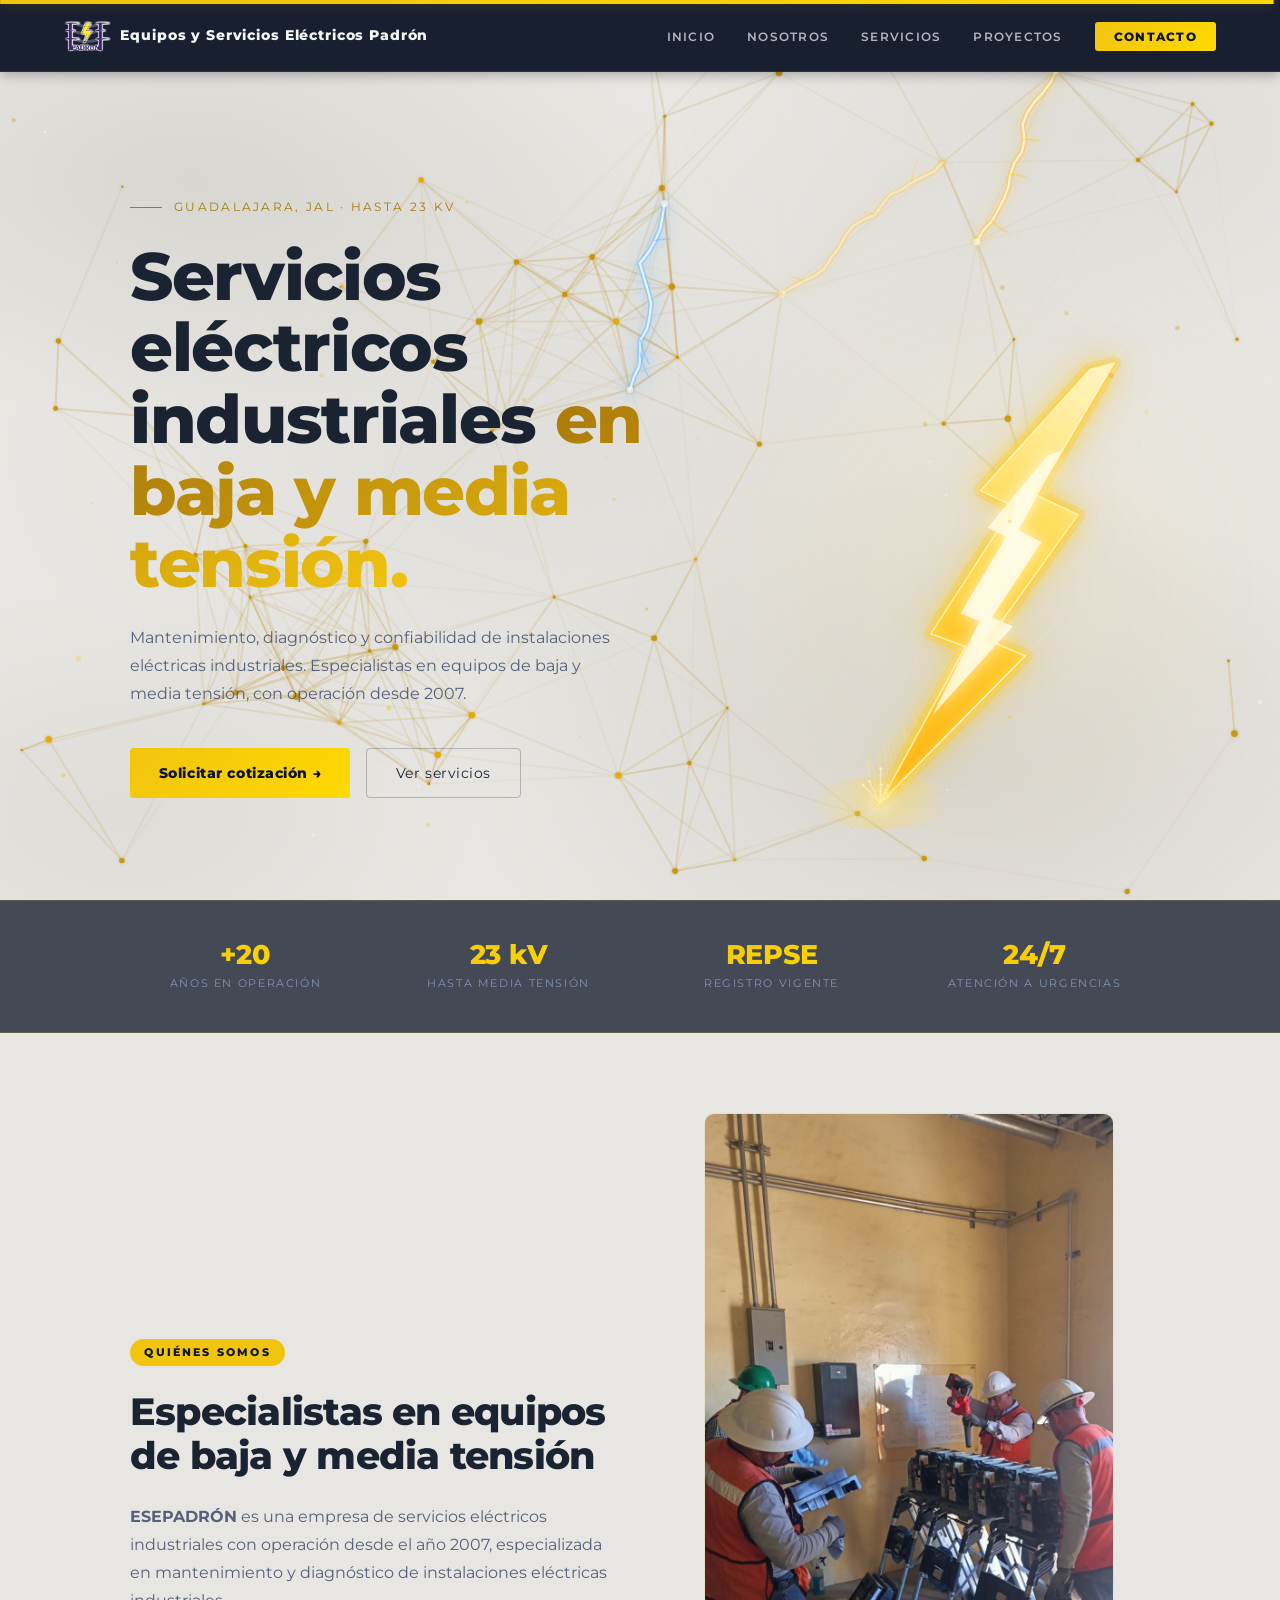
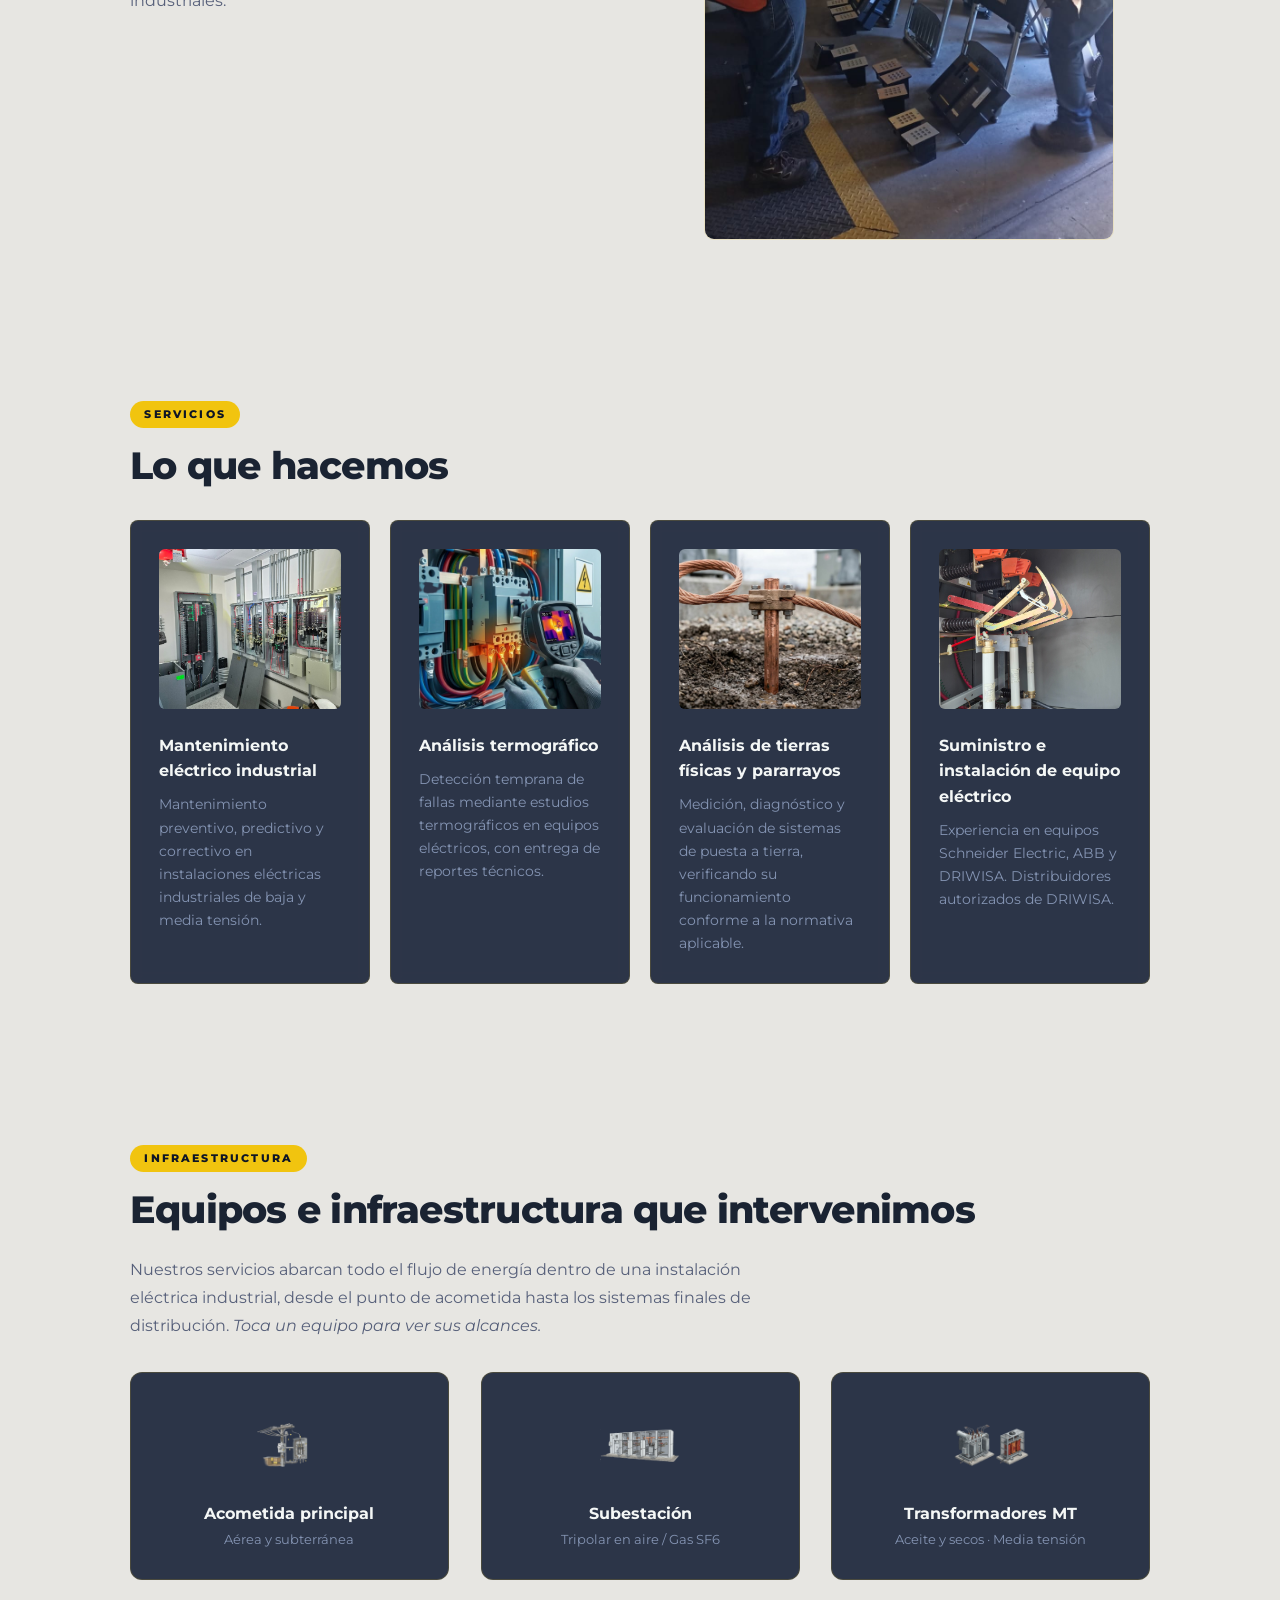
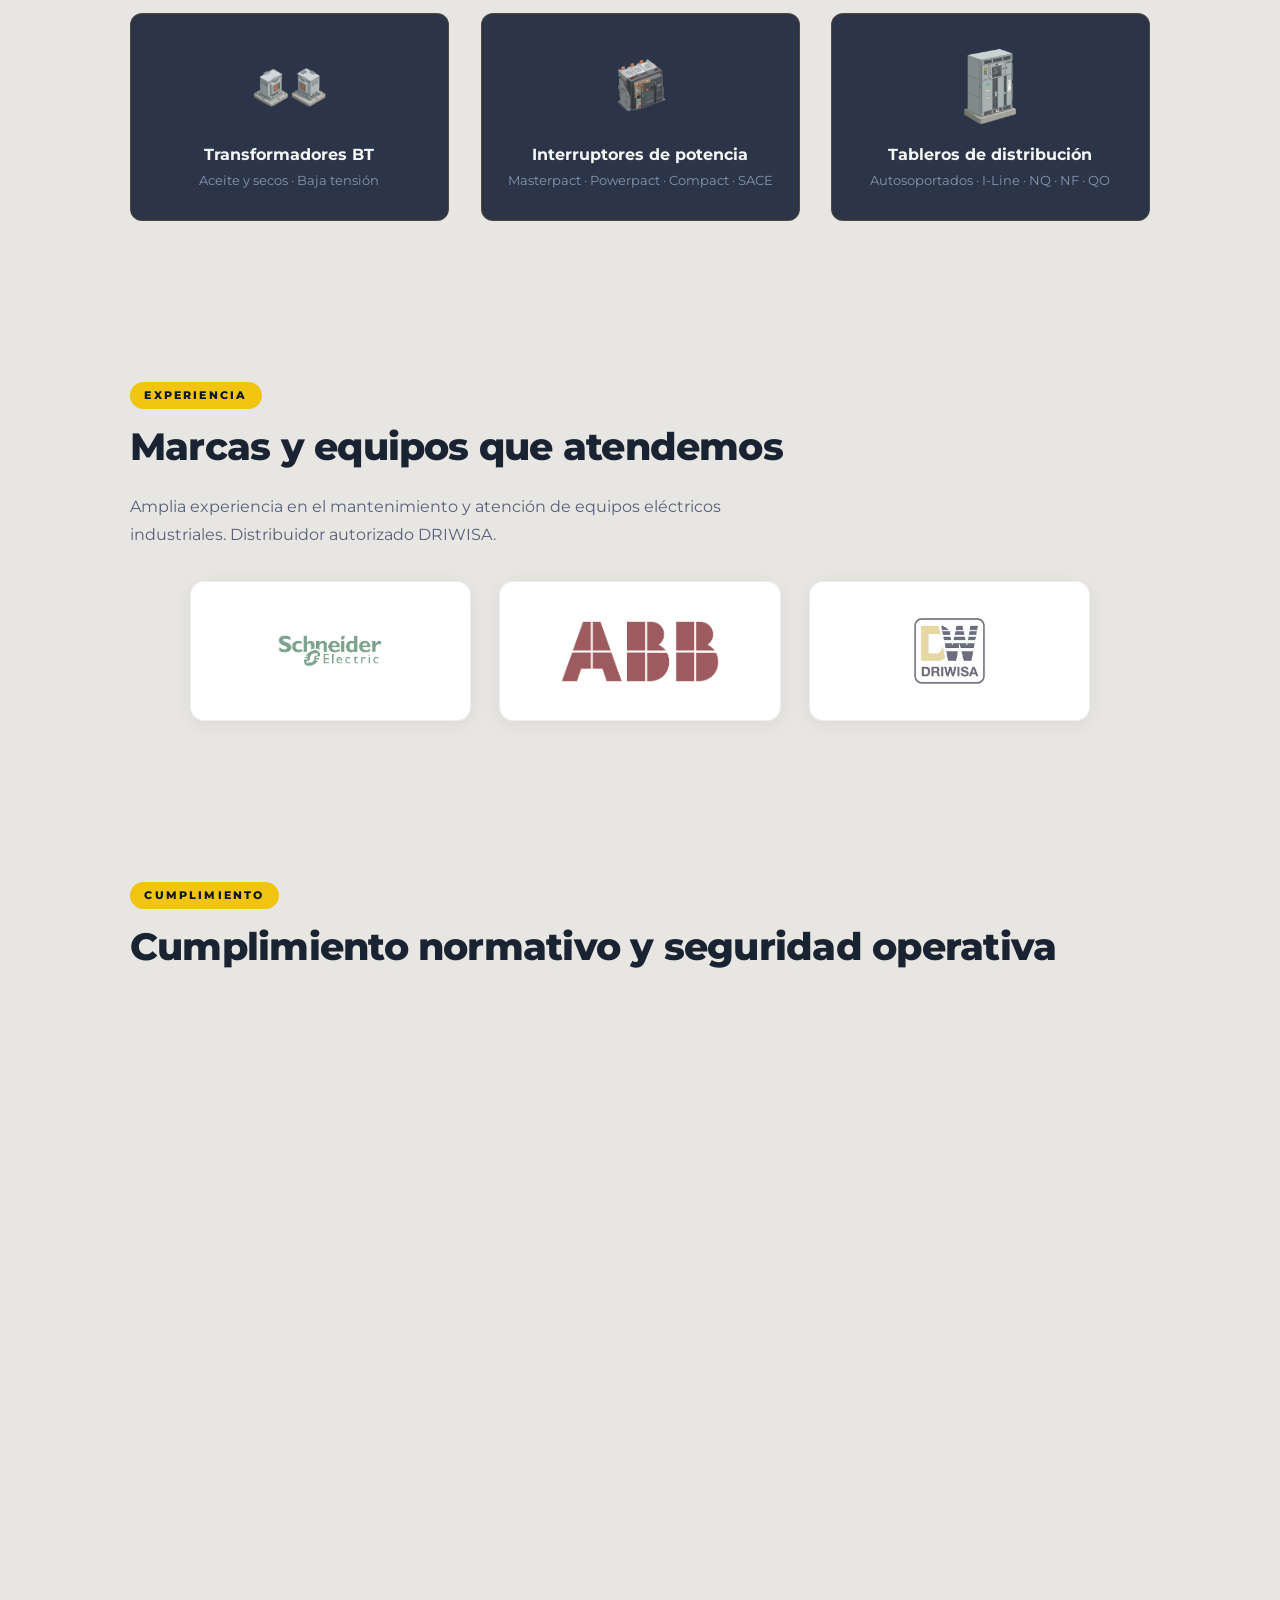
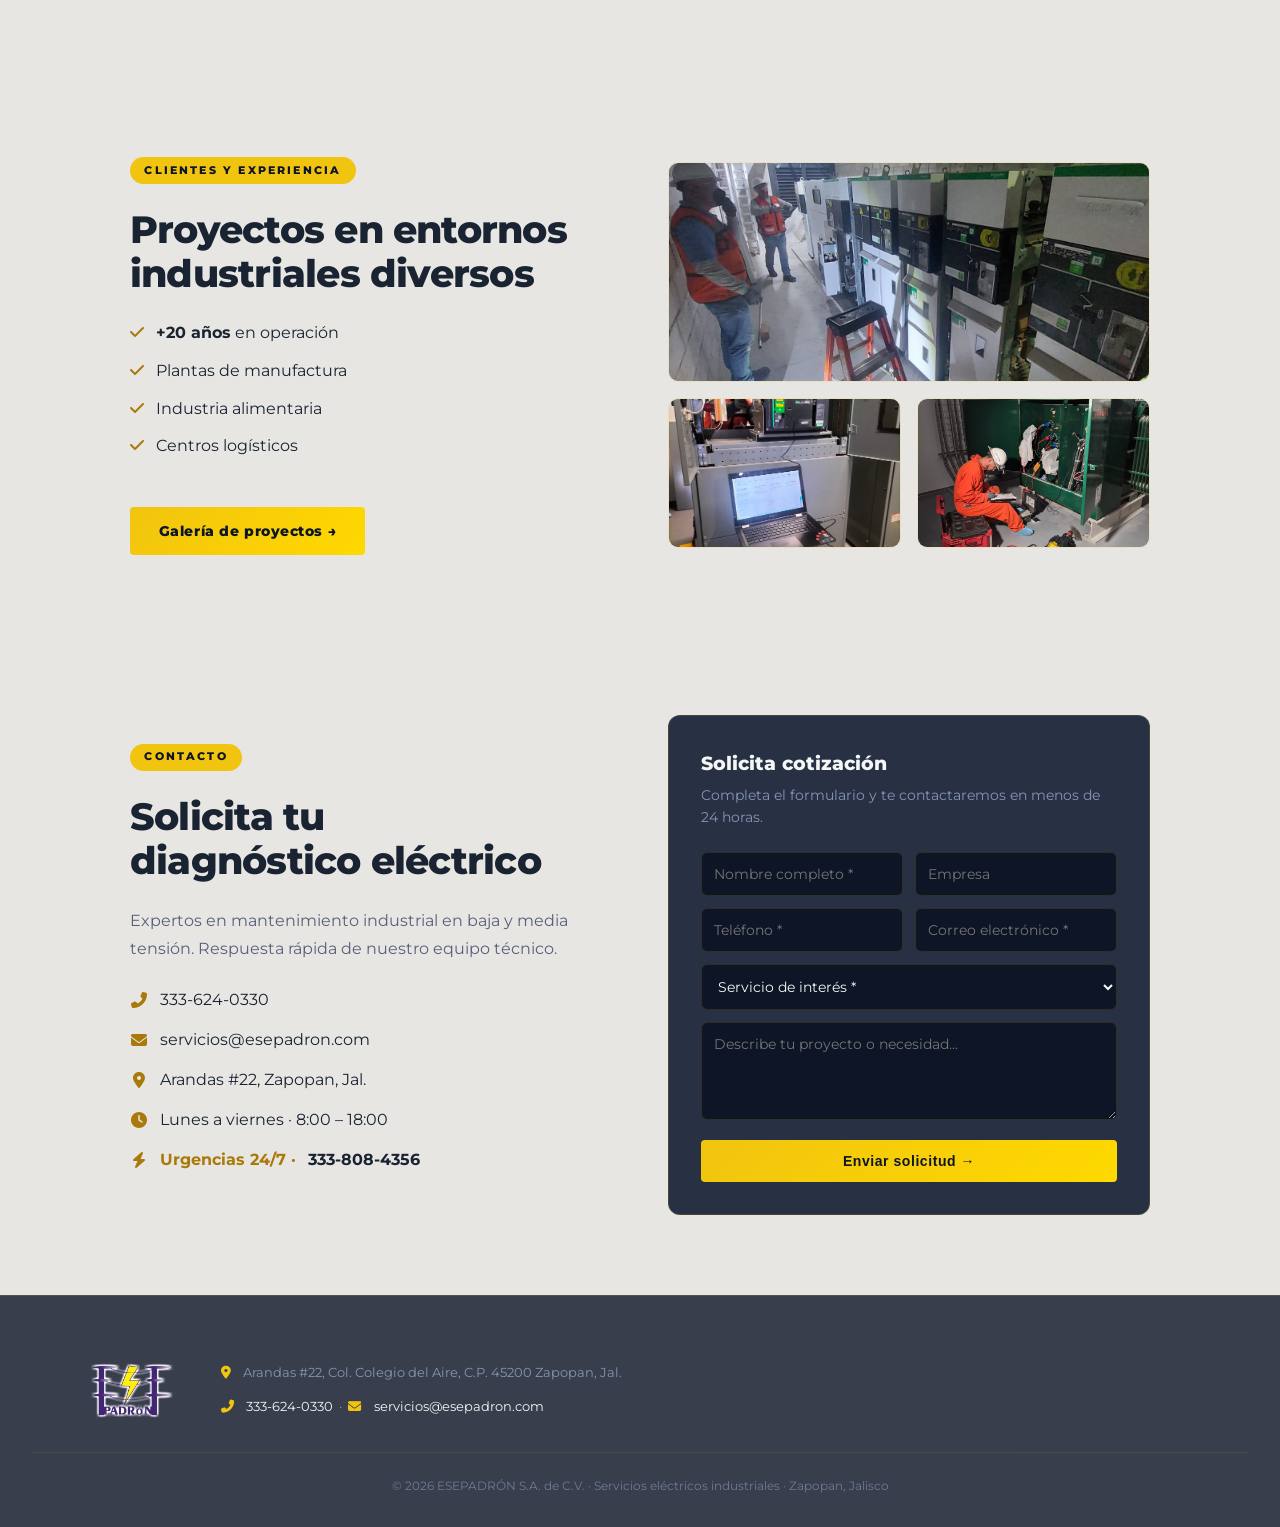
<file: index.html>
<!DOCTYPE html>
<html lang="es">
<head>
    <meta charset="UTF-8">
    <meta name="viewport" content="width=device-width, initial-scale=1.0">
    <meta name="theme-color" content="#0d1526">
    <meta name="description" content="Mantenimiento eléctrico industrial en baja y media tensión hasta 23 kV. Cumplimiento NOM, seguridad y experiencia desde 2007. ESEPADRÓN, Zapopan, Jalisco.">
    <title>ESEPADRÓN | Servicios Eléctricos Industriales en Baja y Media Tensión</title>
    <link href="https://fonts.googleapis.com/css2?family=Montserrat:wght@300;400;600;700;800&display=swap" rel="stylesheet">
    <link rel="stylesheet" href="https://cdnjs.cloudflare.com/ajax/libs/font-awesome/6.4.0/css/all.min.css">
    <link rel="icon" type="image/png" href="img/rayo.png">
    <link rel="stylesheet" href="styles.css?v=4">
</head>
<body>

<div id="scroll-progress" aria-hidden="true"></div>
<canvas id="canvas-grid" aria-hidden="true"></canvas>
<canvas id="canvas-lightning" aria-hidden="true"></canvas>

<header class="navbar">
    <a href="index.html" class="logo">
        <img src="img/esepadronlogo2-300x218.png" alt="ESEPADRÓN" class="logo-img">
        <span class="logo-text">Equipos y Servicios Eléctricos Padrón</span>
    </a>
    <nav>
        <ul class="nav-links">
            <li><a href="#inicio">Inicio</a></li>
            <li><a href="nosotros.html">Nosotros</a></li>
            <li><a href="#servicios">Servicios</a></li>
            <li><a href="proyectos.html">Proyectos</a></li>
            <li><a href="#contacto" class="nav-cta">Contacto</a></li>
        </ul>
    </nav>
    <div class="burger" aria-label="Menu"><div></div><div></div><div></div></div>
</header>

<main>

<!-- ===== HERO ===== -->
<section class="hero" id="inicio">
    <div class="hero-content">
        <div class="hero-eyebrow">Guadalajara, Jal · hasta 23 kV</div>
        <h1>
            Servicios eléctricos<br>industriales
            <span class="h1-accent">en baja y media tensión.</span>
        </h1>
        <p class="hero-sub">
            Mantenimiento, diagnóstico y confiabilidad de instalaciones eléctricas
            industriales. Especialistas en equipos de baja y media tensión,
            con operación desde 2007.
        </p>
        <div class="cta-group">
            <a href="#contacto" class="btn-primary">Solicitar cotización →</a>
            <a href="#servicios" class="btn-outline">Ver servicios</a>
        </div>
    </div>
    <!-- Ancla de posición para el rayo realista (se dibuja en el canvas) -->
    <div class="bolt-stage" id="boltStage" aria-hidden="true"></div>
</section>

<!-- ===== BADGES NORMATIVOS ===== -->
<div class="stats">
    <div class="stats-inner">
        <div class="stat reveal"><div class="stat-num">+20</div><div class="stat-label">Años en operación</div></div>
        <div class="stat reveal" style="transition-delay:.1s"><div class="stat-num">23 kV</div><div class="stat-label">Hasta media tensión</div></div>
        <div class="stat reveal" style="transition-delay:.2s"><div class="stat-num">REPSE</div><div class="stat-label">Registro vigente</div></div>
        <div class="stat reveal" style="transition-delay:.3s"><div class="stat-num check">24/7</div><div class="stat-label">Atención a urgencias</div></div>
    </div>
</div>

<!-- ===== QUIÉNES SOMOS ===== -->
<section class="section" id="quienes-somos">
    <div class="two-col reveal">
        <div>
            <div class="section-label">Quiénes somos</div>
            <h2>Especialistas en equipos de baja y media tensión</h2>
            <p class="section-sub">
                <strong>ESEPADRÓN</strong> es una empresa de servicios eléctricos
                industriales con operación desde el año 2007, especializada en
                mantenimiento y diagnóstico de instalaciones eléctricas industriales.
            </p>
        </div>
        <div class="col-img">
            <img src="img/Quienessomos-v2.jpeg" alt="Ingenieros revisando instalación eléctrica" loading="lazy">
        </div>
    </div>
</section>

<!-- ===== SERVICIOS ===== -->
<section class="section" id="servicios">
    <div class="section-label">Servicios</div>
    <h2 class="reveal">Lo que hacemos</h2>
    <div class="cards">
        <article class="card reveal">
            <img class="card-img" src="img/servicios1.jpeg" alt="Mantenimiento eléctrico industrial" loading="lazy">
            <h3>Mantenimiento eléctrico industrial</h3>
            <p>Mantenimiento preventivo, predictivo y correctivo en instalaciones eléctricas industriales de baja y media tensión.</p>
        </article>
        <article class="card reveal" style="transition-delay:.08s">
            <img class="card-img" src="img/servicios3.png" alt="Análisis termográfico" loading="lazy">
            <h3>Análisis termográfico</h3>
            <p>Detección temprana de fallas mediante estudios termográficos en equipos eléctricos, con entrega de reportes técnicos.</p>
        </article>
        <article class="card reveal" style="transition-delay:.16s">
            <img class="card-img" src="img/servicios2.png" alt="Tierras físicas y pararrayos" loading="lazy">
            <h3>Análisis de tierras físicas y pararrayos</h3>
            <p>Medición, diagnóstico y evaluación de sistemas de puesta a tierra, verificando su funcionamiento conforme a la normativa aplicable.</p>
        </article>
        <article class="card reveal" style="transition-delay:.24s">
            <img class="card-img" src="img/servicios4.jpeg" alt="Suministro e instalación de equipo eléctrico" loading="lazy">
            <h3>Suministro e instalación de equipo eléctrico</h3>
            <p>Experiencia en equipos Schneider Electric, ABB y DRIWISA. Distribuidores autorizados de DRIWISA.</p>
        </article>
    </div>
</section>

<!-- ===== EQUIPOS E INFRAESTRUCTURA ===== -->
<section class="section" id="equipos">
    <div class="section-label">Infraestructura</div>
    <h2 class="reveal">Equipos e infraestructura que intervenimos</h2>
    <p class="section-sub reveal">
        Nuestros servicios abarcan todo el flujo de energía dentro de una instalación
        eléctrica industrial, desde el punto de acometida hasta los sistemas finales de
        distribución. <em>Toca un equipo para ver sus alcances.</em>
    </p>
    <div class="energy-grid">
        <button class="energy-node reveal" data-scope="acometida" data-row="top" style="transition-delay:0s">
            <img src="img/acometida.png" alt="Acometida" loading="lazy">
            <h4>Acometida principal</h4><span>Aérea y subterránea</span>
        </button>
        <button class="energy-node reveal" data-scope="subestacion" data-row="top" style="transition-delay:0.1s">
            <img src="img/Subestacion.png" alt="Subestación" loading="lazy">
            <h4>Subestación</h4><span>Tripolar en aire / Gas SF6</span>
        </button>
        <button class="energy-node reveal" data-scope="transformadores-mt" data-row="top" style="transition-delay:0.2s">
            <img src="img/transformt.png" alt="Transformadores MT" loading="lazy">
            <h4>Transformadores MT</h4><span>Aceite y secos · Media tensión</span>
        </button>
        <div class="scope-stage" id="scopeStageTop" hidden>
            <div class="scope-connector" aria-hidden="true"><i class="fas fa-bolt"></i></div>
            <div class="scope-card">
                <span class="scope-badge"><i class="fas fa-bolt"></i> <b class="scopeTitle"></b></span>
                <h4>Alcances del servicio</h4>
                <ul class="scopeList"></ul>
            </div>
        </div>
        <button class="energy-node reveal" data-scope="transformadores-bt" data-row="bottom" style="transition-delay:0.3s">
            <img src="img/transforbt.png" alt="Transformadores BT" loading="lazy">
            <h4>Transformadores BT</h4><span>Aceite y secos · Baja tensión</span>
        </button>
        <button class="energy-node reveal" data-scope="interruptores" data-row="bottom" style="transition-delay:0.4s">
            <img src="img/interruptorp.png" alt="Interruptores de potencia" loading="lazy">
            <h4>Interruptores de potencia</h4><span>Masterpact · Powerpact · Compact · SACE</span>
        </button>
        <button class="energy-node reveal" data-scope="tableros" data-row="bottom" style="transition-delay:0.5s">
            <img src="img/tablerod.png" alt="Tableros de distribución" loading="lazy">
            <h4>Tableros de distribución</h4><span>Autosoportados · I-Line · NQ · NF · QO</span>
        </button>
        <div class="scope-stage" id="scopeStageBottom" hidden>
            <div class="scope-connector" aria-hidden="true"><i class="fas fa-bolt"></i></div>
            <div class="scope-card">
                <span class="scope-badge"><i class="fas fa-bolt"></i> <b class="scopeTitle"></b></span>
                <h4>Alcances del servicio</h4>
                <ul class="scopeList"></ul>
            </div>
        </div>
    </div>
</section>

<!-- ===== MARCAS ===== -->
<section class="section brands" id="marcas">
    <div class="section-label">Experiencia</div>
    <h2 class="reveal">Marcas y equipos que atendemos</h2>
    <p class="section-sub reveal">Amplia experiencia en el mantenimiento y atención de equipos eléctricos industriales. Distribuidor autorizado DRIWISA.</p>
    <div class="brand-row reveal">
        <div class="brand-card"><img src="img/Selectric.png" alt="Schneider Electric" loading="lazy"></div>
        <div class="brand-card"><img src="img/ABB.png" alt="ABB" loading="lazy"></div>
        <div class="brand-card"><img src="img/images.png" alt="DRIWISA" loading="lazy"></div>
    </div>
</section>

<!-- ===== CUMPLIMIENTO NORMATIVO ===== -->
<section class="section" id="normativo">
    <div class="section-label">Cumplimiento</div>
    <h2 class="reveal">Cumplimiento normativo y seguridad operativa</h2>
    <p class="section-sub reveal">Operamos bajo normativas oficiales y certificaciones que garantizan seguridad en cada intervención eléctrica.</p>
    <div class="cards">
        <article class="card compliance reveal">
            <img class="comp-icon" src="img/repse.png" alt="REPSE" loading="lazy">
            <h3>Registro REPSE</h3>
            <p class="card-label">Registro oficial vigente</p>
            <p>Empresa registrada ante la STPS conforme a la Ley Federal del Trabajo. Verificable en línea.</p>
            <div class="repse-actions">
                <a href="https://repse.stps.gob.mx/app/resultado/U01lK002WDZCZk9RVWhpQTFseWNNVlJPcHhYS0tOa29GUVJvY2pwNHYvRTJxSHZMS0djdkxWTmtWcmtObWV6Vg==_GtMwAYB6La" target="_blank" rel="noopener" class="repse-btn"><i class="fas fa-external-link-alt"></i> Ver registro</a>
                <img class="repse-qr" src="img/qrrepse.jpeg" alt="REPSE QR vigente" loading="lazy">
            </div>
        </article>
        <article class="card compliance reveal" style="transition-delay:.08s">
            <img class="comp-icon" src="img/nom001.png" alt="NOM-001-SEDE" loading="lazy">
            <h3>NOM-001-SEDE</h3>
            <p class="card-label">Instalaciones eléctricas industriales</p>
            <p>Cumplimiento en diseño, instalación y mantenimiento conforme a la norma oficial vigente para baja y media tensión.</p>
            <div class="norm-tag">Ingeniería eléctrica certificada</div>
        </article>
        <article class="card compliance reveal" style="transition-delay:.16s">
            <img class="comp-icon" src="img/nom022.png" alt="NOM-022-STPS" loading="lazy">
            <h3>NOM-022-STPS</h3>
            <p class="card-label">Puesta a tierra y seguridad</p>
            <p>Medición, diagnóstico y evaluación de sistemas de puesta a tierra conforme a estándares de seguridad industrial oficiales.</p>
            <div class="norm-tag">Seguridad operativa</div>
        </article>
        <article class="card compliance reveal" style="transition-delay:.24s">
            <img class="comp-icon" src="img/logodc3.png" alt="Certificaciones DC-3" loading="lazy">
            <h3>Certificaciones DC-3</h3>
            <p class="card-label">Personal técnico certificado</p>
            <ul class="dc3-list">
                <li><i class="fas fa-check"></i> Trabajos con energía eléctrica</li>
                <li><i class="fas fa-check"></i> Equipo de protección personal (EPP)</li>
                <li><i class="fas fa-check"></i> LOTO — bloqueo, etiquetado y candadeo</li>
                <li><i class="fas fa-check"></i> Manejo seguro de herramientas</li>
                <li><i class="fas fa-check"></i> Trabajos en alturas</li>
                <li><i class="fas fa-check"></i> Plataformas elevadas y andamios</li>
            </ul>
        </article>
    </div>
</section>

<!-- ===== CLIENTES Y EXPERIENCIA ===== -->
<section class="section" id="clientes">
    <div class="two-col reveal">
        <div>
            <div class="section-label">Clientes y experiencia</div>
            <h2>Proyectos en entornos industriales diversos</h2>
            <ul class="clients-list">
                <li><i class="fas fa-check"></i> <strong>+20 años</strong> en operación</li>
                <li><i class="fas fa-check"></i> Plantas de manufactura</li>
                <li><i class="fas fa-check"></i> Industria alimentaria</li>
                <li><i class="fas fa-check"></i> Centros logísticos</li>
            </ul>
            <a href="proyectos.html" class="btn-primary" style="margin-top:1.5rem">Galería de proyectos →</a>
        </div>
        <div class="gallery">
            <img class="gallery-top" src="img/proyecto-mt-02.jpeg" alt="Subestación compacta SM6 en media tensión" loading="lazy">
            <img src="img/proyecto-bt-10.jpeg" alt="Pruebas a interruptor Masterpact MTZ en baja tensión" loading="lazy">
            <img src="img/proyecto-mt-04.jpg" alt="Prueba de aislamiento a transformador en aceite" loading="lazy">
        </div>
    </div>
</section>

<!-- ===== CONTACTO ===== -->
<section class="section contact" id="contacto">
    <div class="two-col">
        <div class="reveal">
            <div class="section-label">Contacto</div>
            <h2>Solicita tu diagnóstico eléctrico</h2>
            <p class="section-sub">Expertos en mantenimiento industrial en baja y media tensión. Respuesta rápida de nuestro equipo técnico.</p>
            <ul class="contact-list">
                <li><i class="fas fa-phone-alt"></i> <a href="tel:+523336240330">333-624-0330</a></li>
                <li><i class="fas fa-envelope"></i> <a href="mailto:servicios@esepadron.com">servicios@esepadron.com</a></li>
                <li><i class="fas fa-map-marker-alt"></i> Arandas #22, Zapopan, Jal.</li>
                <li><i class="fas fa-clock"></i> Lunes a viernes · 8:00 – 18:00</li>
                <li class="urgent"><i class="fas fa-bolt"></i> Urgencias 24/7 · <a href="tel:+523338084356">333-808-4356</a></li>
            </ul>
        </div>
        <div class="form-card reveal">
            <h3>Solicita cotización</h3>
            <p class="form-sub">Completa el formulario y te contactaremos en menos de 24 horas.</p>
            <form action="enviar.php" method="POST">
                <div class="form-row">
                    <input type="text" name="nombre" placeholder="Nombre completo *" required>
                    <input type="text" name="empresa" placeholder="Empresa">
                </div>
                <div class="form-row">
                    <input type="tel" name="telefono" placeholder="Teléfono *" required>
                    <input type="text" name="correo" placeholder="Correo electrónico *" required>
                </div>
                <select name="servicio" required>
                    <option value="">Servicio de interés *</option>
                    <option>Mantenimiento preventivo</option>
                    <option>Análisis termográfico</option>
                    <option>Sistemas de puesta a tierra</option>
                    <option>Suministro e instalación</option>
                    <option>Servicio de emergencia</option>
                    <option>Otro servicio</option>
                </select>
                <textarea name="descripcion" placeholder="Describe tu proyecto o necesidad..." rows="4"></textarea>
                <button type="submit" class="btn-primary full">Enviar solicitud →</button>
            </form>
        </div>
    </div>
</section>

</main>

<footer>
    <div class="footer-inner">
        <img class="footer-logo" src="img/esepadronlogo2-300x218.png" alt="ESEPADRÓN">
        <div class="footer-info">
            <p><i class="fas fa-map-marker-alt"></i> Arandas #22, Col. Colegio del Aire, C.P. 45200 Zapopan, Jal.</p>
            <p><i class="fas fa-phone-alt"></i> <a href="tel:+523336240330">333-624-0330</a> &nbsp;·&nbsp; <i class="fas fa-envelope"></i> <a href="mailto:servicios@esepadron.com">servicios@esepadron.com</a></p>
        </div>
    </div>
    <p class="footer-copy">© 2026 ESEPADRÓN S.A. de C.V. · Servicios eléctricos industriales · Zapopan, Jalisco</p>
</footer>

<script src="libs/gsap.min.js"></script>
<script src="libs/ScrollTrigger.min.js"></script>
<script src="libs/lenis.min.js"></script>
<script src="effects/audio.js?v=2"></script>
<script src="effects/lightning.js?v=4"></script>
<script src="effects/particles.js?v=3"></script>
<script src="effects/electromagnetic-field.js?v=2"></script>
<script src="script.js?v=9"></script>
</body>
</html>
</file>
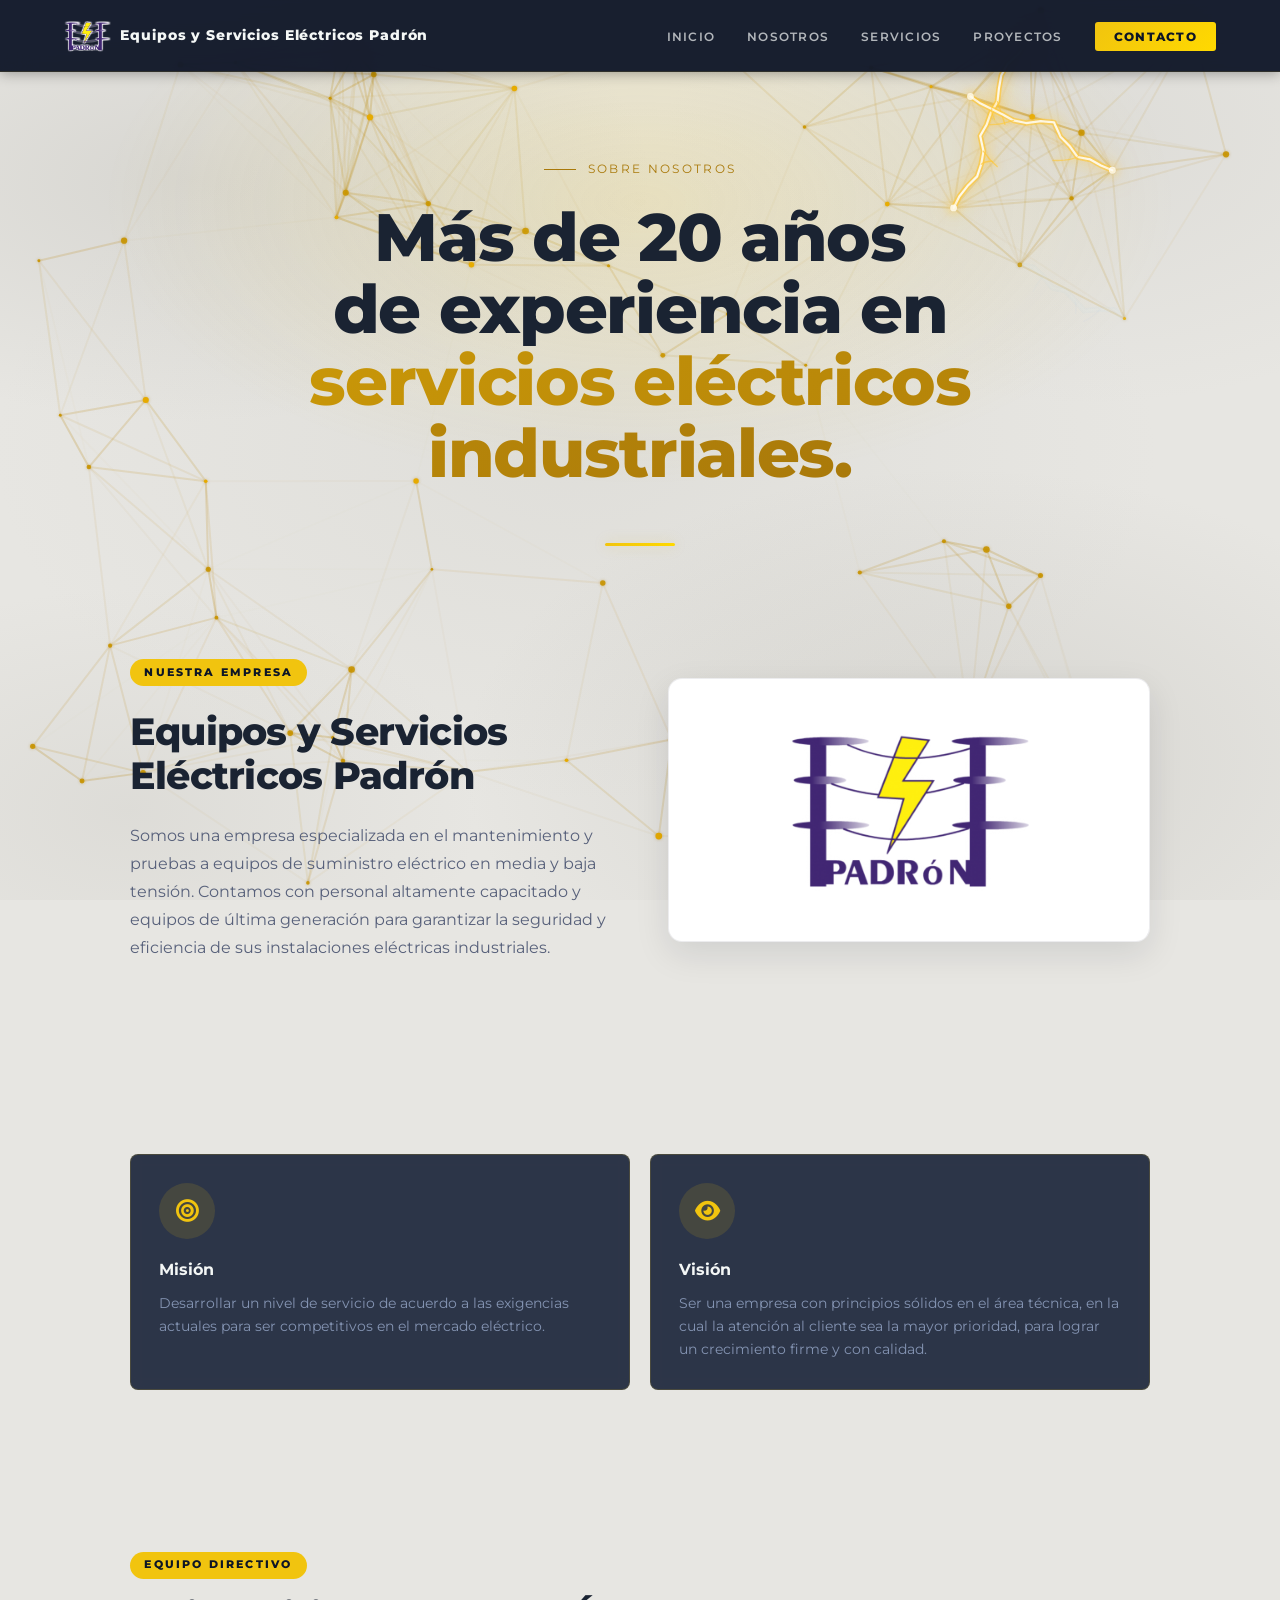
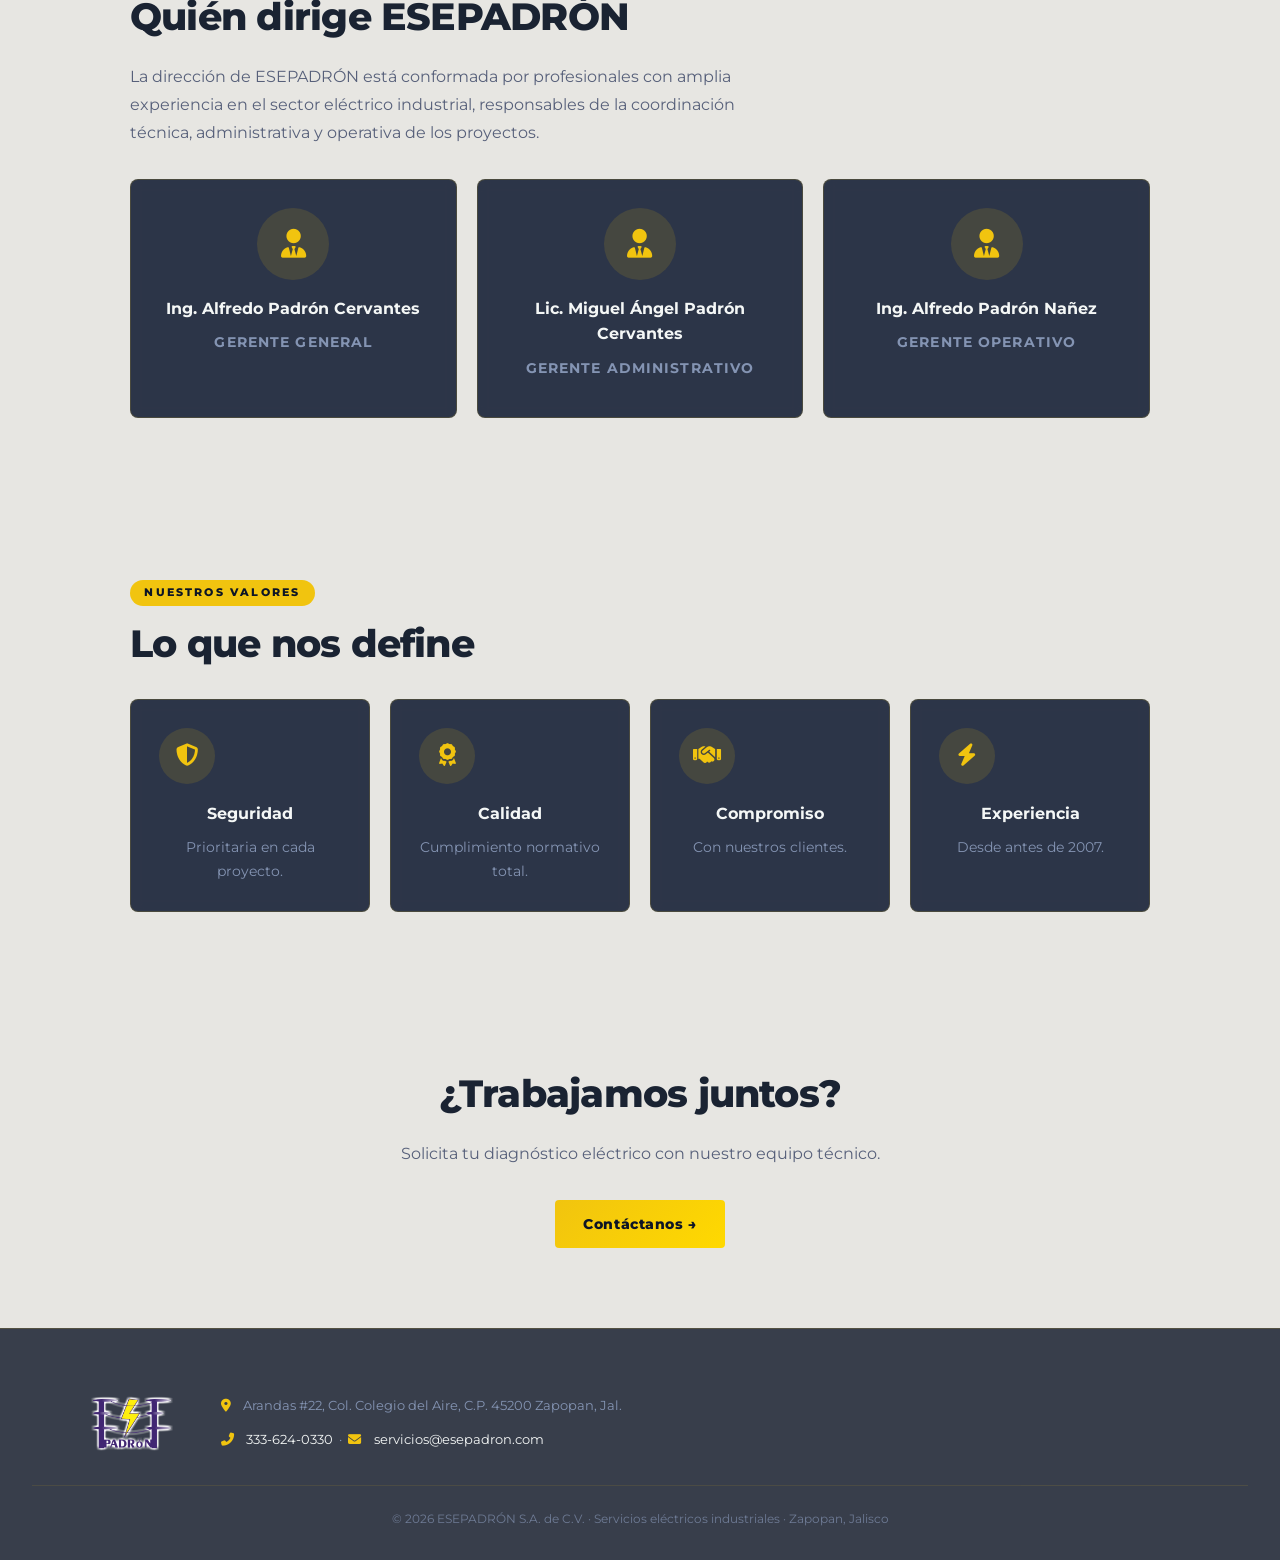
<file: nosotros.html>
<!DOCTYPE html>
<html lang="es">
<head>
    <meta charset="UTF-8">
    <meta name="viewport" content="width=device-width, initial-scale=1.0">
    <meta name="theme-color" content="#0d1526">
    <meta name="description" content="Sobre ESEPADRÓN: más de 20 años en servicios eléctricos industriales en baja y media tensión. Misión, visión, equipo directivo y valores.">
    <title>Nosotros | ESEPADRÓN</title>
    <link href="https://fonts.googleapis.com/css2?family=Montserrat:wght@300;400;600;700;800&display=swap" rel="stylesheet">
    <link rel="stylesheet" href="https://cdnjs.cloudflare.com/ajax/libs/font-awesome/6.4.0/css/all.min.css">
    <link rel="icon" type="image/png" href="img/rayo.png">
    <link rel="stylesheet" href="styles.css?v=4">
</head>
<body>

<div id="scroll-progress" aria-hidden="true"></div>
<canvas id="canvas-grid" aria-hidden="true"></canvas>
<canvas id="canvas-lightning" aria-hidden="true"></canvas>

<header class="navbar">
    <a href="index.html" class="logo">
        <img src="img/esepadronlogo2-300x218.png" alt="ESEPADRÓN" class="logo-img">
        <span class="logo-text">Equipos y Servicios Eléctricos Padrón</span>
    </a>
    <nav>
        <ul class="nav-links">
            <li><a href="index.html">Inicio</a></li>
            <li><a href="nosotros.html">Nosotros</a></li>
            <li><a href="index.html#servicios">Servicios</a></li>
            <li><a href="proyectos.html">Proyectos</a></li>
            <li><a href="index.html#contacto" class="nav-cta">Contacto</a></li>
        </ul>
    </nav>
    <div class="burger" aria-label="Menu"><div></div><div></div><div></div></div>
</header>

<main>

<!-- ===== ENCABEZADO ===== -->
<section class="page-header" id="inicio">
    <div class="hero-content">
        <div class="hero-eyebrow">Sobre nosotros</div>
        <h1>Más de 20 años de experiencia en <span class="h1-accent">servicios eléctricos industriales.</span></h1>
    </div>
</section>

<!-- ===== NUESTRA EMPRESA ===== -->
<section class="section">
    <div class="two-col reveal">
        <div>
            <div class="section-label">Nuestra empresa</div>
            <h2>Equipos y Servicios Eléctricos Padrón</h2>
            <p class="section-sub">
                Somos una empresa especializada en el mantenimiento y pruebas a equipos de suministro
                eléctrico en media y baja tensión. Contamos con personal altamente capacitado y equipos
                de última generación para garantizar la seguridad y eficiencia de sus instalaciones
                eléctricas industriales.
            </p>
        </div>
        <div class="logo-card">
            <img src="img/esepadronlogo2-300x218.png" alt="Logo ESEPADRÓN - Equipos y Servicios Eléctricos Padrón">
        </div>
    </div>
</section>

<!-- ===== MISIÓN / VISIÓN ===== -->
<section class="section">
    <div class="cards">
        <article class="card reveal">
            <div class="mv-icon"><i class="fas fa-bullseye"></i></div>
            <h3>Misión</h3>
            <p>Desarrollar un nivel de servicio de acuerdo a las exigencias actuales para ser competitivos en el mercado eléctrico.</p>
        </article>
        <article class="card reveal" style="transition-delay:.1s">
            <div class="mv-icon"><i class="fas fa-eye"></i></div>
            <h3>Visión</h3>
            <p>Ser una empresa con principios sólidos en el área técnica, en la cual la atención al cliente sea la mayor prioridad, para lograr un crecimiento firme y con calidad.</p>
        </article>
    </div>
</section>

<!-- ===== EQUIPO DIRECTIVO ===== -->
<section class="section">
    <div class="section-label">Equipo directivo</div>
    <h2 class="reveal">Quién dirige ESEPADRÓN</h2>
    <p class="section-sub reveal">
        La dirección de ESEPADRÓN está conformada por profesionales con amplia experiencia en el
        sector eléctrico industrial, responsables de la coordinación técnica, administrativa y
        operativa de los proyectos.
    </p>
    <div class="cards">
        <article class="card team reveal">
            <div class="team-avatar"><i class="fas fa-user-tie"></i></div>
            <h3>Ing. Alfredo Padrón Cervantes</h3>
            <p class="card-label">Gerente General</p>
        </article>
        <article class="card team reveal" style="transition-delay:.1s">
            <div class="team-avatar"><i class="fas fa-user-tie"></i></div>
            <h3>Lic. Miguel Ángel Padrón Cervantes</h3>
            <p class="card-label">Gerente Administrativo</p>
        </article>
        <article class="card team reveal" style="transition-delay:.2s">
            <div class="team-avatar"><i class="fas fa-user-tie"></i></div>
            <h3>Ing. Alfredo Padrón Nañez</h3>
            <p class="card-label">Gerente Operativo</p>
        </article>
    </div>
</section>

<!-- ===== VALORES ===== -->
<section class="section">
    <div class="section-label">Nuestros valores</div>
    <h2 class="reveal">Lo que nos define</h2>
    <div class="cards">
        <article class="card compliance reveal">
            <div class="mv-icon"><i class="fas fa-shield-halved"></i></div>
            <h3>Seguridad</h3><p>Prioritaria en cada proyecto.</p>
        </article>
        <article class="card compliance reveal" style="transition-delay:.08s">
            <div class="mv-icon"><i class="fas fa-award"></i></div>
            <h3>Calidad</h3><p>Cumplimiento normativo total.</p>
        </article>
        <article class="card compliance reveal" style="transition-delay:.16s">
            <div class="mv-icon"><i class="fas fa-handshake"></i></div>
            <h3>Compromiso</h3><p>Con nuestros clientes.</p>
        </article>
        <article class="card compliance reveal" style="transition-delay:.24s">
            <div class="mv-icon"><i class="fas fa-bolt"></i></div>
            <h3>Experiencia</h3><p>Desde antes de 2007.</p>
        </article>
    </div>
</section>

<!-- ===== CTA ===== -->
<section class="section contact" style="text-align:center">
    <h2 class="reveal">¿Trabajamos juntos?</h2>
    <p class="section-sub reveal" style="margin:0 auto 2rem">Solicita tu diagnóstico eléctrico con nuestro equipo técnico.</p>
    <a href="index.html#contacto" class="btn-primary">Contáctanos →</a>
</section>

</main>

<footer>
    <div class="footer-inner">
        <img class="footer-logo" src="img/esepadronlogo2-300x218.png" alt="ESEPADRÓN">
        <div class="footer-info">
            <p><i class="fas fa-map-marker-alt"></i> Arandas #22, Col. Colegio del Aire, C.P. 45200 Zapopan, Jal.</p>
            <p><i class="fas fa-phone-alt"></i> <a href="tel:+523336240330">333-624-0330</a> &nbsp;·&nbsp; <i class="fas fa-envelope"></i> <a href="mailto:servicios@esepadron.com">servicios@esepadron.com</a></p>
        </div>
    </div>
    <p class="footer-copy">© 2026 ESEPADRÓN S.A. de C.V. · Servicios eléctricos industriales · Zapopan, Jalisco</p>
</footer>

<script src="libs/gsap.min.js"></script>
<script src="libs/ScrollTrigger.min.js"></script>
<script src="libs/lenis.min.js"></script>
<script src="script.js?v=9"></script>
</body>
</html>
</file>
<file: styles.css>
:root {
    --bg:        #0d1526;   /* navy más profundo que el actual #131d33 */
    --surface:   #131d33;
    --surface-2: #1a2b4c;
    --yellow:    #f1c40f;
    --yellow-2:  #ffd900;
    --yellow-strong: #a9790a; /* dorado oscuro, para texto sobre fondo claro */
    --violet:    #3b2d78;   /* morado del logo, para acentos secundarios */
    --text:      #f4f7f6;   /* texto claro, para usar SOLO sobre fondos oscuros (cards, navbar, footer) */
    --muted:     #8494b3;   /* texto secundario, para usar sobre fondos oscuros */
    --ink:       #1a2332;   /* texto oscuro, para usar sobre el fondo claro de la página */
    --muted-dark: #57607a;  /* texto secundario, para usar sobre el fondo claro de la página */
    --border-y:  rgba(241,196,15,0.15);
    --glow-y:    rgba(241,196,15,0.25);
    --grad:      linear-gradient(135deg, #f1c40f, #ffd900);
}

*, *::before, *::after { box-sizing: border-box; margin: 0; padding: 0; }

html { scroll-behavior: smooth; }
html.lenis, html.lenis body { height: auto; }
.lenis.lenis-smooth { scroll-behavior: auto !important; }

body {
    font-family: 'Montserrat', system-ui, sans-serif;
    background-color: #e7e6e2;
    background-image:
        radial-gradient(ellipse 60% 45% at 15% 20%, rgba(160,158,150,0.22), transparent 60%),
        radial-gradient(ellipse 55% 50% at 85% 15%, rgba(180,178,170,0.18), transparent 60%),
        radial-gradient(ellipse 65% 55% at 75% 85%, rgba(150,148,140,0.20), transparent 60%),
        radial-gradient(ellipse 50% 45% at 10% 90%, rgba(170,168,160,0.16), transparent 55%),
        radial-gradient(ellipse 70% 60% at 45% 50%, rgba(200,199,193,0.25), transparent 65%);
    background-attachment: fixed;
    color: var(--ink);
    line-height: 1.6;
    overflow-x: hidden;
}

#scroll-progress {
    position: fixed; top: 0; left: 0; width: 100%; height: 4px;
    background: var(--grad);
    box-shadow: 0 0 12px var(--glow-y);
    transform: scaleX(0); transform-origin: left;
    z-index: 2001; pointer-events: none;
}

#canvas-grid { position: fixed; inset: 0; pointer-events: none; z-index: 0; }
#canvas-lightning { position: fixed; inset: 0; pointer-events: none; z-index: 1; }

main, footer { position: relative; z-index: 10; }

/* ===== NAVBAR ===== */
.navbar {
    position: fixed; top: 0; left: 0; width: 100%; height: 72px;
    padding: 0 5%;
    display: flex; align-items: center; justify-content: space-between;
    background: rgba(13,21,38,0.95); backdrop-filter: blur(16px);
    border-bottom: 1px solid rgba(241,196,15,0.1);
    z-index: 1000;
    box-shadow: 0 2px 12px rgba(0,0,0,0.3);
}
.logo { display: flex; align-items: center; gap: 0.6rem; text-decoration: none; }
.logo-bolt { width: 20px; height: 27px; fill: var(--yellow); filter: drop-shadow(0 0 6px var(--glow-y)); }
.logo-text { font-size: 0.9rem; font-weight: 800; letter-spacing: 0.06em; color: var(--text); text-decoration: none !important; border: none; }
.logo-text .accent { color: var(--yellow); }
.nav-links { display: flex; gap: 2rem; list-style: none; align-items: center; }
.nav-links a {
    color: rgba(244,247,246,0.7); text-decoration: none;
    font-size: 0.78rem; letter-spacing: 0.1em; text-transform: uppercase;
    font-weight: 600;
    transition: color 0.2s;
}
.nav-links a:hover { color: var(--yellow); }
.nav-links a.nav-cta {
    background: var(--grad); color: #0d1526; font-weight: 800;
    padding: 0.45rem 1.2rem; border-radius: 3px;
}
.burger { display: none; flex-direction: column; gap: 5px; cursor: pointer; padding: 6px; }
.burger div { width: 24px; height: 2px; background: var(--text); }

/* ===== HERO ===== */
.hero {
    min-height: 100vh;
    display: flex; align-items: center; justify-content: space-between;
    gap: 3rem; max-width: 1100px; margin: 0 auto;
    padding: 10rem 2.5rem 4rem;
}
.hero-content { max-width: 560px; flex: 1; }

.hero-eyebrow {
    font-size: 0.72rem; letter-spacing: 0.2em; text-transform: uppercase;
    color: var(--yellow-strong); margin-bottom: 1.5rem;
    display: flex; align-items: center; gap: 0.75rem;
    opacity: 0; transform: translateY(12px); animation: fadeUp 0.7s 0.2s forwards;
}
.hero-eyebrow::before { content: ''; width: 2rem; height: 1px; background: var(--yellow-strong); }

h1 {
    font-size: clamp(2.5rem, 5.2vw, 4.2rem);
    font-weight: 800; line-height: 1.08; letter-spacing: -0.02em;
    text-wrap: balance; margin-bottom: 1.5rem; color: var(--ink);
    opacity: 0; transform: translateY(16px); animation: fadeUp 0.7s 0.4s forwards;
}
.h1-accent {
    background: linear-gradient(135deg, #a9790a, #f1c40f);
    background-clip: text; -webkit-background-clip: text;
    -webkit-text-fill-color: transparent;
}

.hero-sub {
    font-size: 1rem; color: var(--muted-dark); max-width: 500px;
    margin-bottom: 2.5rem; line-height: 1.75;
    opacity: 0; transform: translateY(12px); animation: fadeUp 0.7s 0.6s forwards;
}

/* ===== ENCABEZADO DE PÁGINAS SECUNDARIAS (Nosotros, Proyectos) =====
   Integrado con el fondo claro del sitio: la red eléctrica se ve detrás
   y un resplandor dorado enmarca el título. */
.page-header {
    background: transparent;
    text-align: center;
    padding: 10rem 2.5rem 4rem;
    position: relative; z-index: 10;
}
.page-header::before {
    content: ''; position: absolute; inset: 0; z-index: -1;
    background: radial-gradient(ellipse 60% 70% at 50% 35%, rgba(241,196,15,0.16), transparent 70%);
    pointer-events: none;
}
.page-header::after {
    content: ''; position: absolute; left: 50%; bottom: 2rem;
    width: 70px; height: 3px; transform: translateX(-50%);
    background: var(--grad); border-radius: 2px;
    box-shadow: 0 0 14px var(--glow-y);
}
.page-header .hero-content { max-width: 700px; margin: 0 auto; }
.page-header .hero-eyebrow { justify-content: center; color: var(--yellow-strong); }
.page-header .hero-eyebrow::before { background: var(--yellow-strong); }
.page-header h1 { color: var(--ink); }
.page-header .h1-accent { background: linear-gradient(135deg, #c99708, #a9790a); background-clip: text; -webkit-background-clip: text; -webkit-text-fill-color: transparent; }
.page-header .hero-sub { color: var(--muted-dark); margin-left: auto; margin-right: auto; }

/* Tarjeta para mostrar el logo institucional (Nosotros) */
.logo-card {
    display: flex; align-items: center; justify-content: center;
    background: #fff;
    border: 1px solid rgba(13,21,38,0.08);
    border-radius: 14px;
    padding: 2.5rem;
    box-shadow: 0 12px 34px rgba(13,21,38,0.10);
}
.logo-card img { max-width: 250px; width: 100%; height: auto; }

.cta-group {
    display: flex; gap: 1rem; flex-wrap: wrap;
    opacity: 0; transform: translateY(12px); animation: fadeUp 0.7s 0.8s forwards;
}
.cta-group.center { justify-content: center; }
.btn-primary {
    display: inline-flex; align-items: center; gap: 0.5rem;
    background: var(--grad); color: #0d1526;
    font-weight: 800; font-size: 0.875rem; letter-spacing: 0.04em;
    padding: 0.8rem 1.8rem; border-radius: 4px; text-decoration: none;
    transition: box-shadow 0.2s, transform 0.2s;
}
.btn-primary:hover { box-shadow: 0 0 28px var(--glow-y); transform: translateY(-1px); }
.btn-outline {
    display: inline-flex; align-items: center; gap: 0.5rem;
    color: var(--ink); font-size: 0.875rem; letter-spacing: 0.04em;
    padding: 0.8rem 1.8rem; border: 1px solid rgba(26,35,50,0.25);
    border-radius: 4px; text-decoration: none;
    transition: border-color 0.2s, color 0.2s;
}
.btn-outline:hover { border-color: var(--yellow-strong); color: var(--yellow-strong); }
.page-header .btn-outline { color: var(--text); border-color: var(--border-y); }
.page-header .btn-outline:hover { border-color: var(--yellow); color: var(--yellow); }

@keyframes fadeUp { to { opacity: 1; transform: translateY(0); } }
@keyframes bounceIn {
    from { opacity: 0; transform: scale(0.8) translateY(20px); }
    to { opacity: 1; transform: scale(1) translateY(0); }
}

/* ===== ANCLA DEL RAYO REALISTA (el rayo se dibuja en el canvas) ===== */
.bolt-stage {
    flex-shrink: 0;
    width: 300px; height: 440px;
}
.logo-img { height: 34px; width: auto; }

/* ===== STATS / BADGES ===== */
.stats {
    border-top: 1px solid var(--border-y); border-bottom: 1px solid var(--border-y);
    background: rgba(13,21,38,0.75); backdrop-filter: blur(10px);
    position: relative; z-index: 10;
}
.stats-inner {
    max-width: 1100px; margin: 0 auto; padding: 2.5rem;
    display: grid; grid-template-columns: repeat(4, 1fr); gap: 2rem;
}
.stat { text-align: center; }
.stat-num {
    font-size: 1.7rem; font-weight: 800; letter-spacing: -0.01em;
    line-height: 1; margin-bottom: 0.4rem;
    background: var(--grad); background-clip: text;
    -webkit-background-clip: text; -webkit-text-fill-color: transparent;
}
.stat-label { font-size: 0.68rem; letter-spacing: 0.15em; text-transform: uppercase; color: var(--muted); }

/* ===== SECCIONES ===== */
.section { max-width: 1100px; margin: 0 auto; padding: 5rem 2.5rem; }
.section-label {
    display: inline-block;
    font-size: 0.68rem; letter-spacing: 0.2em; text-transform: uppercase;
    font-weight: 800; color: var(--bg); background: var(--yellow);
    padding: 0.3rem 0.9rem; border-radius: 20px; margin-bottom: 1rem;
}
h2 {
    font-size: clamp(1.75rem, 3vw, 2.5rem); font-weight: 800;
    letter-spacing: -0.02em; text-wrap: balance; line-height: 1.15;
    margin-bottom: 1.5rem; color: var(--ink);
}
.section-sub { color: var(--muted-dark); max-width: 640px; line-height: 1.75; }

.cards { display: grid; grid-template-columns: repeat(auto-fit, minmax(230px, 1fr)); gap: 1.25rem; margin-top: 2rem; }
.card {
    background: rgba(19,29,51,0.88); border: 1px solid var(--border-y);
    border-radius: 8px; padding: 1.75rem; backdrop-filter: blur(6px);
    transition: border-color 0.2s, box-shadow 0.2s, transform 0.2s;
}
.card:hover { border-color: rgba(241,196,15,0.4); box-shadow: 0 0 30px rgba(241,196,15,0.08); transform: translateY(-3px); }
.card-icon { font-size: 1.5rem; margin-bottom: 1rem; }
.card h3 { font-size: 1rem; font-weight: 700; margin-bottom: 0.6rem; color: var(--text); }
.card p { color: var(--muted); font-size: 0.875rem; line-height: 1.65; }
.card-img { width: 100%; height: 160px; object-fit: cover; border-radius: 6px; margin-bottom: 1rem; }

/* ===== Íconos Misión/Visión y avatares de equipo (usados en Nosotros) ===== */
.mv-icon {
    width: 56px; height: 56px; border-radius: 50%;
    background: rgba(241,196,15,0.12); color: var(--yellow);
    display: flex; align-items: center; justify-content: center;
    font-size: 1.4rem; margin-bottom: 1.1rem;
}
.card.team { text-align: center; }
.team-avatar {
    width: 72px; height: 72px; border-radius: 50%; margin: 0 auto 1rem;
    background: rgba(241,196,15,0.12); color: var(--yellow);
    display: flex; align-items: center; justify-content: center;
    font-size: 1.8rem;
}

/* ===== DOS COLUMNAS (quiénes somos, clientes, contacto) ===== */
.two-col { display: grid; grid-template-columns: 1fr 1fr; gap: 3.5rem; align-items: center; }
.two-col h2 { margin-top: 0.5rem; }
.col-img img { width: 85%; margin: 0 auto; border-radius: 10px; display: block; border: 1px solid var(--border-y); }
.gallery img { width: 100%; border-radius: 10px; display: block; border: 1px solid var(--border-y); }
.clients-list { list-style: none; margin: 1.5rem 0; }
.clients-list li { color: var(--ink); margin-bottom: 0.75rem; }
.clients-list i { color: var(--yellow-strong); margin-right: 0.5rem; }
.gallery { display: grid; grid-template-columns: 1fr 1fr; gap: 1rem; }
.gallery-top { grid-column: 1 / -1; height: 220px; object-fit: cover; }
.gallery img:not(.gallery-top) { height: 150px; object-fit: cover; }

/* ===== EQUIPOS (nodos interactivos) ===== */
.energy-grid { display: grid; grid-template-columns: repeat(3, 1fr); gap: 2rem; margin-top: 2rem; position: relative; }
.energy-node {
    background: rgba(19,29,51,0.88); border: 1px solid var(--border-y);
    border-radius: 12px; padding: 2rem 1.5rem; text-align: center; cursor: pointer;
    color: var(--text); font-family: inherit;
    transform: scale(1);
    transition: border-color 0.25s, transform 0.25s, box-shadow 0.25s, opacity 0.25s, background 0.25s;
    animation: bounceIn 0.6s cubic-bezier(0.68, -0.55, 0.265, 1.55) forwards;
}
.energy-node:hover { border-color: var(--yellow); transform: translateY(-6px); box-shadow: 0 0 30px rgba(241,196,15,0.15); }
.energy-node.active {
    border-color: var(--yellow); border-width: 2px;
    background: rgba(241,196,15,0.1);
    transform: scale(1.08) translateY(-6px);
    box-shadow: 0 0 40px rgba(241,196,15,0.35);
    z-index: 2; position: relative;
}
.energy-node.dimmed { opacity: 0.5; transform: scale(0.95); }
.energy-node img { width: 80px; height: 80px; object-fit: contain; margin-bottom: 1rem; }
.energy-node.active img { filter: drop-shadow(0 0 10px rgba(241,196,15,0.5)); }
.energy-node h4 { font-size: 1rem; font-weight: 700; margin-bottom: 0.4rem; line-height: 1.3; }
.energy-node.active h4 { color: var(--yellow); }
.energy-node span { font-size: 0.8rem; color: var(--muted); }

.scope-stage { margin-top: 0; padding-top: 1.5rem; grid-column: 1 / -1; position: relative; animation: slideDown 0.5s ease-out; }
@keyframes slideDown { from { opacity: 0; transform: translateY(-10px); max-height: 0; } to { opacity: 1; transform: translateY(0); max-height: 700px; } }
.scope-connector {
    position: absolute; top: 0; left: var(--arrow-pos, 50%);
    transform: translateX(-50%);
    width: 34px; height: 34px;
    display: flex; align-items: center; justify-content: center;
    color: var(--yellow-strong); font-size: 1.1rem;
    animation: boltPulse 1.2s ease-in-out infinite;
}
@keyframes boltPulse {
    0%, 100% { opacity: 0.6; transform: translateX(-50%) scale(1); }
    50% { opacity: 1; transform: translateX(-50%) scale(1.2); }
}
.scope-card {
    background: rgba(26,43,76,0.9); border: 2px solid var(--yellow);
    border-radius: 12px; padding: 2rem; text-align: center; color: var(--text);
    box-shadow: 0 0 30px rgba(241,196,15,0.2);
}
.scope-badge { display: inline-flex; align-items: center; justify-content: center; gap: 0.4rem; color: var(--yellow); font-weight: 700; font-size: 0.9rem; }
.scope-card h4 { margin: 0.75rem 0 1rem; font-size: 1rem; text-align: center; color: var(--text); }
.scope-card ul { list-style: none; display: grid; grid-template-columns: repeat(auto-fit, minmax(260px, 1fr)); gap: 0.6rem; justify-content: center; }
.scope-card li {
    color: var(--text); font-size: 0.875rem; line-height: 1.5;
    display: flex; align-items: center; justify-content: center; gap: 0.5rem;
}
.scope-card li i { color: var(--yellow); font-size: 0.7rem; }

/* ===== MARCAS ===== */
.brand-row { display: grid; grid-template-columns: repeat(auto-fit, minmax(220px, 1fr)); gap: 1.75rem; margin-top: 2rem; max-width: 900px; margin-left: auto; margin-right: auto; }
.brand-card {
    background: #ffffff; border: 1px solid rgba(26,35,50,0.08);
    border-radius: 14px; padding: 2.5rem 2rem;
    display: flex; align-items: center; justify-content: center; height: 140px;
    box-shadow: 0 4px 18px rgba(26,35,50,0.06);
    transition: border-color 0.3s, box-shadow 0.3s, transform 0.3s;
}
.brand-card:hover {
    border-color: var(--yellow);
    box-shadow: 0 10px 32px rgba(241,196,15,0.25);
    transform: translateY(-6px);
}
.brand-card img {
    max-height: 70px; max-width: 160px; object-fit: contain;
    filter: grayscale(65%) opacity(0.75);
    transition: filter 0.3s;
}
.brand-card:hover img { filter: grayscale(0%) opacity(1); }

/* ===== GALERÍA DE PROYECTOS ===== */
.filter-bar { display: flex; flex-wrap: wrap; gap: 0.75rem; margin-bottom: 2.5rem; }
.filter-btn {
    background: #ffffff; border: 1px solid rgba(26,35,50,0.14); color: var(--ink);
    font-family: inherit; font-size: 0.78rem; font-weight: 700; letter-spacing: 0.03em;
    padding: 0.55rem 1.3rem; border-radius: 20px; cursor: pointer;
    transition: background 0.2s, color 0.2s, border-color 0.2s, box-shadow 0.2s;
}
.filter-btn:hover { border-color: var(--yellow); }
.filter-btn.active { background: var(--grad); color: var(--bg); border-color: transparent; box-shadow: 0 4px 14px rgba(241,196,15,0.35); }

.proj-grid { display: grid; grid-template-columns: repeat(auto-fill, minmax(260px, 1fr)); gap: 1.25rem; }
.proj-card {
    position: relative; border-radius: 10px; overflow: hidden;
    background: var(--bg); aspect-ratio: 4 / 3;
    box-shadow: 0 4px 16px rgba(26,35,50,0.12);
}
.proj-card img { width: 100%; height: 100%; object-fit: cover; display: block; transition: transform 0.5s ease; }
.proj-card:hover img { transform: scale(1.08); }
.proj-card figcaption {
    position: absolute; left: 0; right: 0; bottom: 0;
    padding: 1.5rem 0.9rem 0.8rem;
    background: linear-gradient(to top, rgba(13,21,38,0.95), transparent);
    color: var(--text); font-size: 0.76rem; line-height: 1.4;
}
.proj-card.filtered-out { display: none; }

/* ===== CUMPLIMIENTO ===== */
.compliance { text-align: center; }
.comp-icon { width: 80px; height: 80px; object-fit: contain; margin: 0 auto 1rem; display: block; }
.card-label { color: var(--yellow); font-size: 0.78rem; text-transform: uppercase; letter-spacing: 0.08em; font-weight: 700; margin-bottom: 0.6rem; }
.norm-tag { margin-top: 1rem; display: inline-block; background: rgba(241,196,15,0.12); color: var(--yellow); font-size: 0.72rem; padding: 0.3rem 0.8rem; border-radius: 20px; }
.repse-actions { margin-top: 1rem; display: flex; flex-direction: column; align-items: center; gap: 0.75rem; }
.repse-btn { background: var(--grad); color: #0d1526; font-weight: 700; font-size: 0.8rem; padding: 0.5rem 1rem; border-radius: 4px; text-decoration: none; }
.repse-qr { width: 90px; border-radius: 6px; }
.dc3-list { list-style: none; text-align: left; margin-top: 0.5rem; }
.dc3-list li { color: var(--muted); font-size: 0.82rem; margin-bottom: 0.4rem; }
.dc3-list i { color: var(--yellow); margin-right: 0.4rem; }

/* ===== CONTACTO ===== */
.contact-list { list-style: none; margin-top: 1.5rem; }
.contact-list li { color: var(--ink); margin-bottom: 0.9rem; display: flex; align-items: center; gap: 0.75rem; }
.contact-list i { color: var(--yellow-strong); width: 18px; text-align: center; }
.contact-list a { color: var(--ink); text-decoration: none; }
.contact-list a:hover { color: var(--yellow-strong); }
.contact-list .urgent { color: var(--yellow-strong); font-weight: 700; }
.form-card { background: rgba(19,29,51,0.9); border: 1px solid var(--border-y); border-radius: 12px; padding: 2rem; color: var(--text); }
.form-card h3 { font-size: 1.2rem; font-weight: 800; margin-bottom: 0.4rem; color: var(--text); }
.form-sub { color: var(--muted); font-size: 0.85rem; margin-bottom: 1.5rem; }
.form-row { display: grid; grid-template-columns: 1fr 1fr; gap: 0.75rem; }
.form-card input, .form-card select, .form-card textarea {
    width: 100%; margin-bottom: 0.75rem; padding: 0.75rem;
    background: var(--bg); border: 1px solid var(--border-y); border-radius: 6px;
    color: var(--text); font-family: inherit; font-size: 0.875rem;
}
.form-card input:focus, .form-card select:focus, .form-card textarea:focus { outline: none; border-color: var(--yellow); }
.btn-primary.full { width: 100%; justify-content: center; border: none; cursor: pointer; }

/* ===== FOOTER ===== */
footer {
    border-top: 1px solid var(--border-y); padding: 4rem 2rem 2rem; text-align: center;
    font-size: 0.82rem; color: var(--muted); background: rgba(13,21,38,0.8);
}
.footer-inner { max-width: 1100px; margin: 0 auto; display: grid; grid-template-columns: auto 1fr; align-items: center; justify-content: center; gap: 3rem; margin-bottom: 2rem; }
.footer-logo { height: 60px; }
.footer-info { text-align: left; display: flex; flex-direction: column; gap: 0.8rem; }
.footer-info p { margin-bottom: 0; line-height: 1.6; }
.footer-info i { color: var(--yellow); margin-right: 0.6rem; }
.footer-info a { color: var(--text); text-decoration: none; transition: color 0.2s; }
.footer-info a:hover { color: var(--yellow); }
.footer-copy { font-size: 0.72rem; opacity: 0.7; padding-top: 1.5rem; border-top: 1px solid var(--border-y); }

/* ===== REVEALS ===== */
.reveal { opacity: 0; transform: translateY(28px); transition: opacity 0.7s ease, transform 0.7s ease; }
.reveal.visible { opacity: 1; transform: translateY(0); }

/* ===== RESPONSIVE ===== */
@media (max-width: 900px) {
    .stats-inner { grid-template-columns: repeat(2, 1fr); }
    .two-col { grid-template-columns: 1fr; gap: 2.5rem; }
    .energy-grid { grid-template-columns: repeat(2, 1fr); gap: 1.5rem; }
}
@media (max-width: 700px) {
    .nav-links {
        position: fixed; top: 72px; right: 0; width: 100%; height: calc(100vh - 72px);
        background: var(--bg); flex-direction: column;
        align-items: center; justify-content: center; gap: 2rem;
        transform: translateX(100%); transition: transform 0.3s ease;
    }
    .nav-links.nav-active { transform: translateX(0); }
    .burger { display: flex; }
    .hero { flex-direction: column-reverse; text-align: center; padding: 110px 8% 60px; gap: 1rem; }
    .hero-eyebrow, .cta-group { justify-content: center; }
    .bolt-stage { width: 200px; height: 300px; }
    .page-header { padding: 100px 8% 2.5rem; }
    .section { padding-left: 8%; padding-right: 8%; }
    .cards { grid-template-columns: 1fr; }
    .form-row { grid-template-columns: 1fr; }
    .energy-grid { grid-template-columns: 1fr; gap: 1rem; }
    .brand-row { grid-template-columns: 1fr; }
    .footer-inner { grid-template-columns: 1fr; gap: 1.5rem; }
    .footer-info { text-align: center; }
}
</file>
